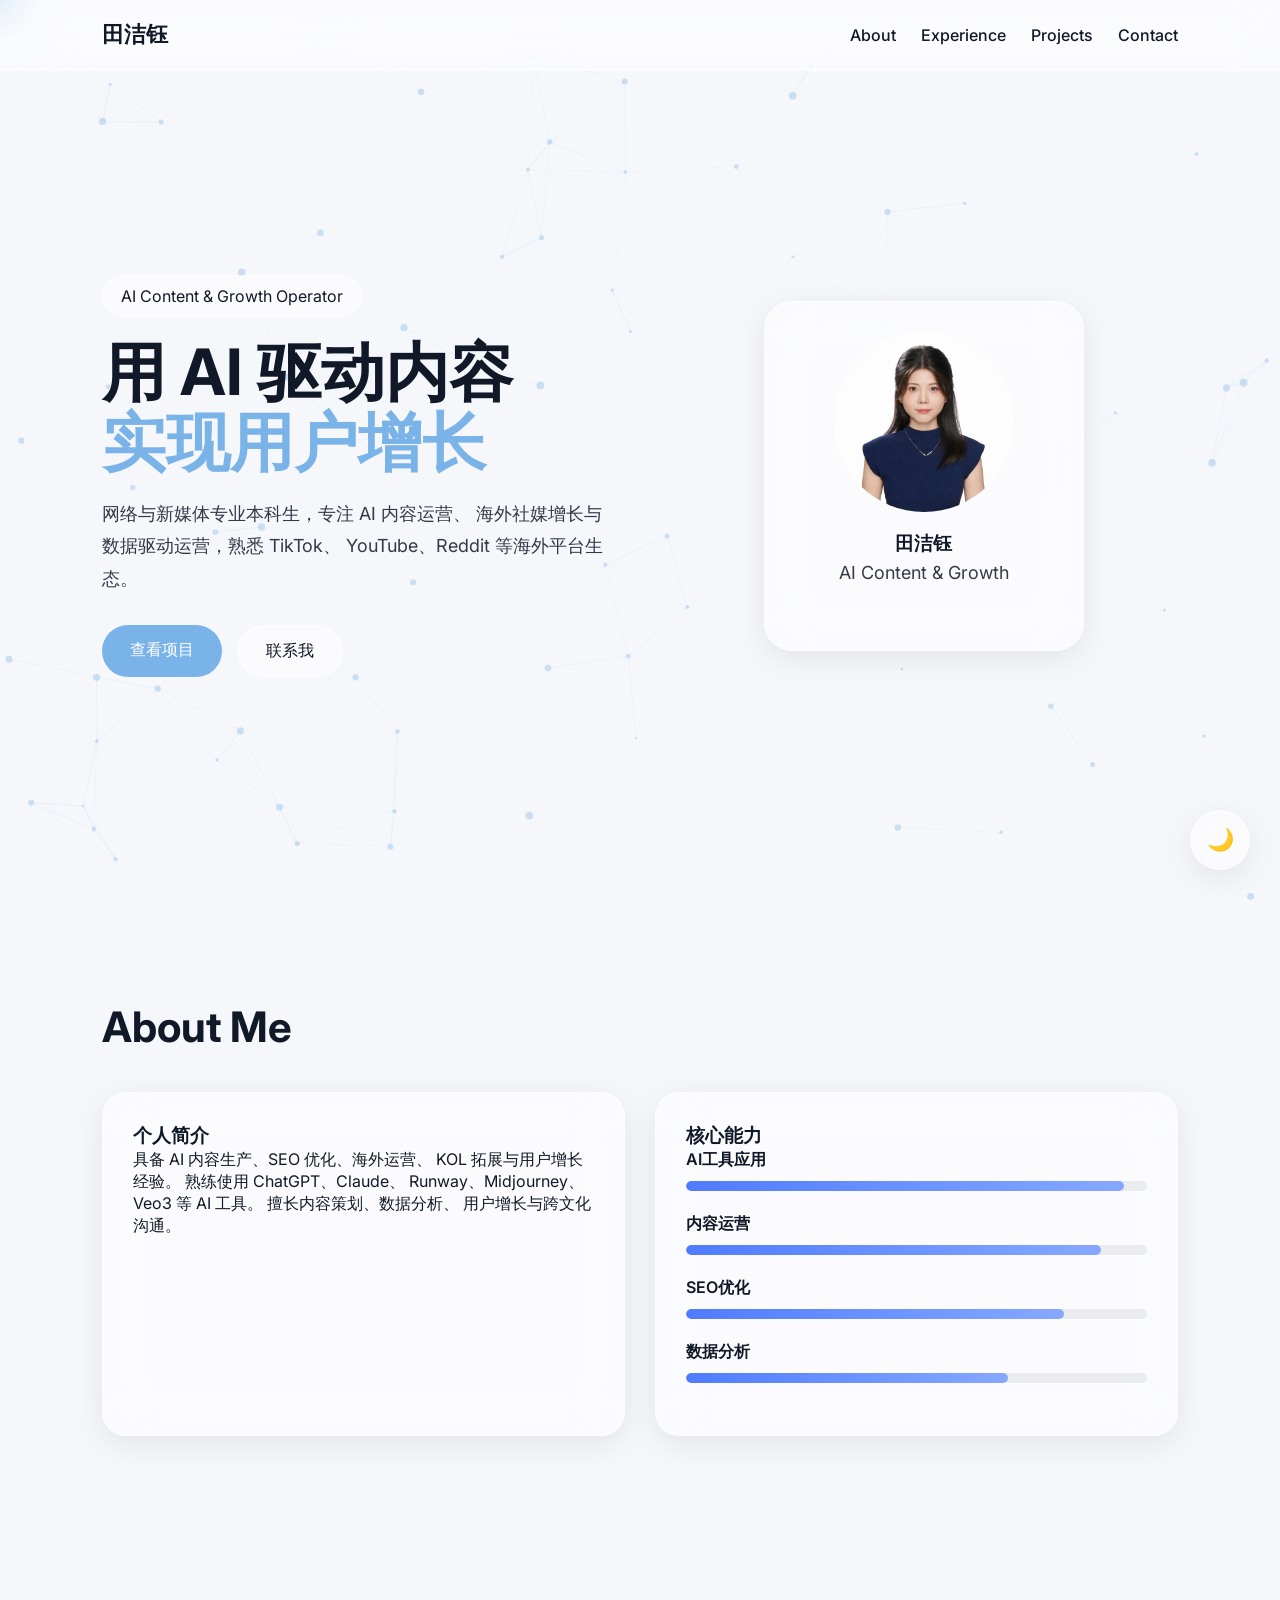
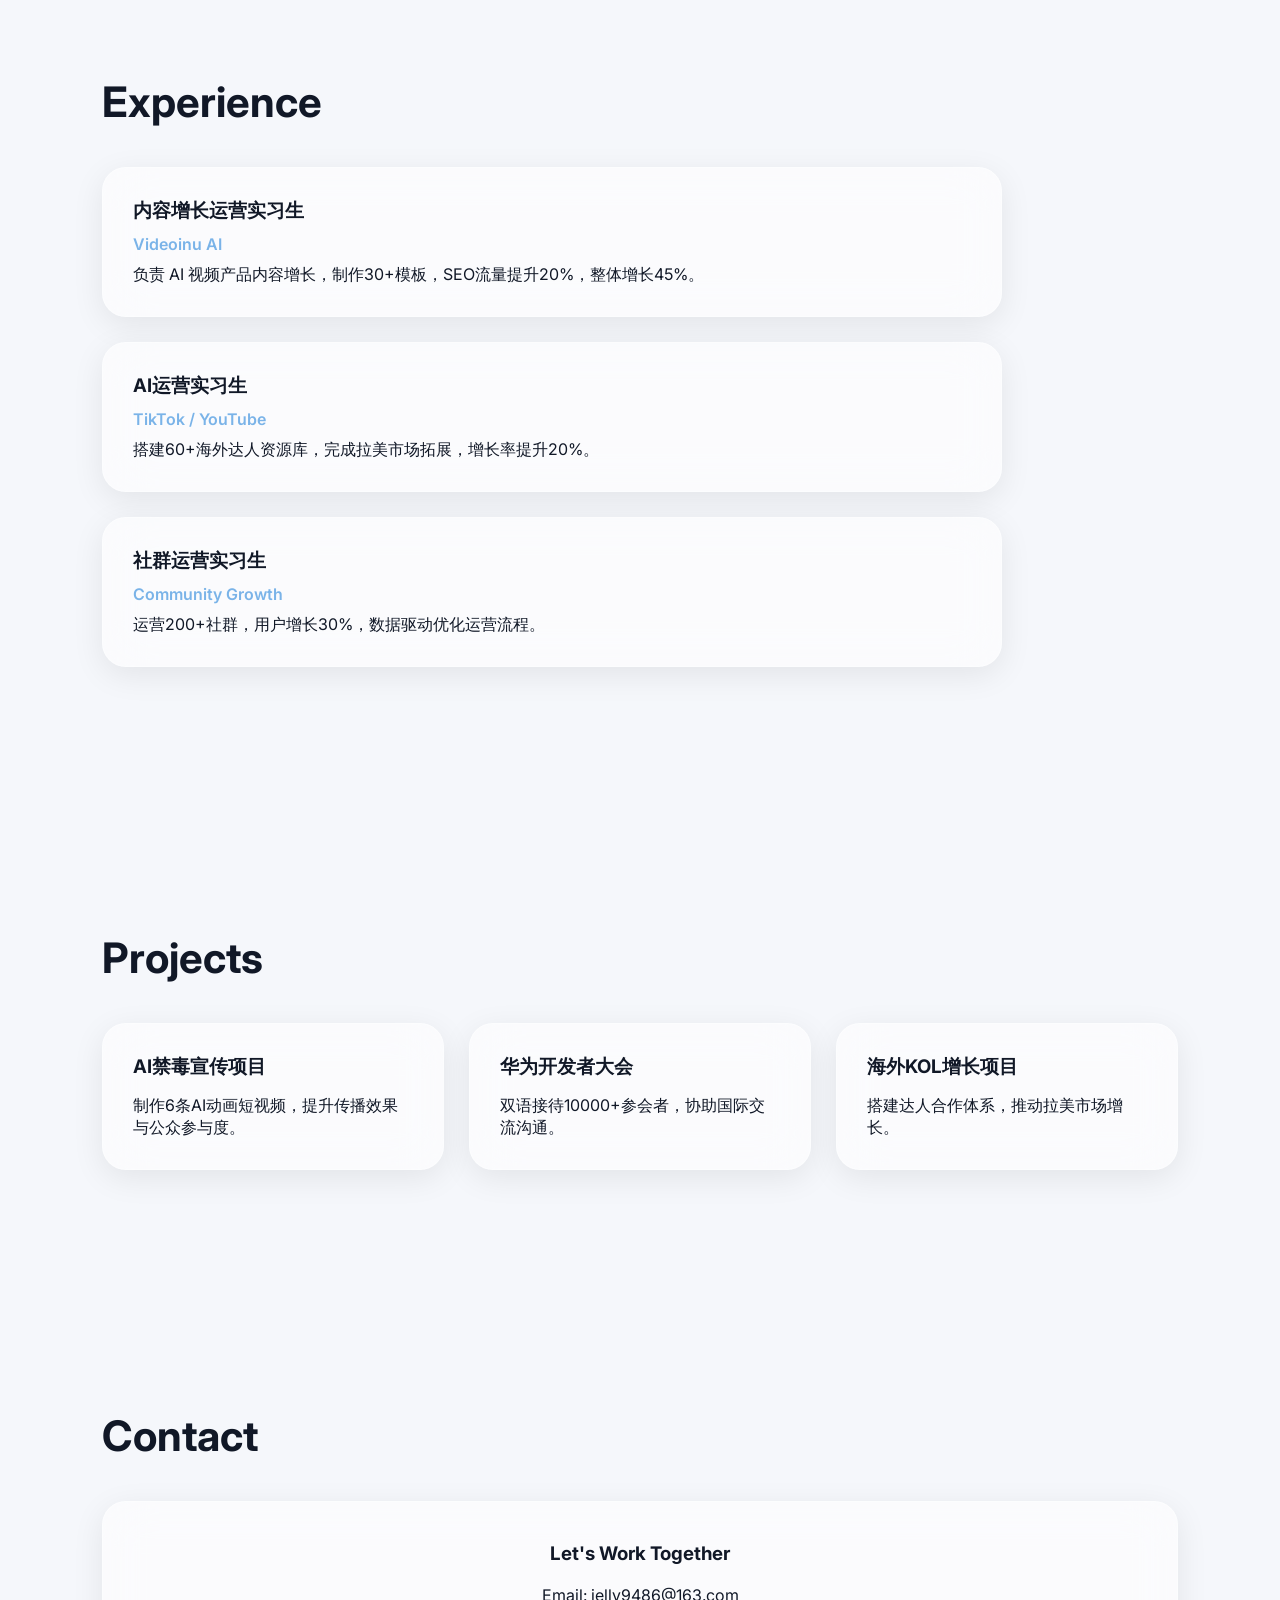
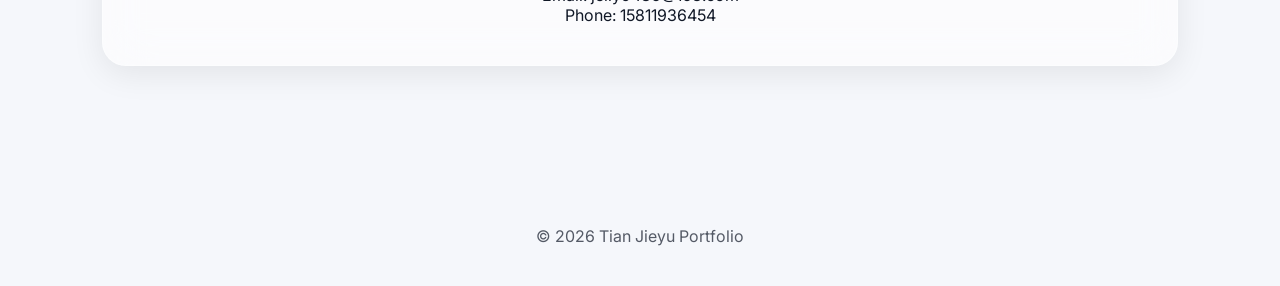
<file: index.html>
<!DOCTYPE html>
<html lang="zh-CN">
<head>
<meta charset="UTF-8">
<meta name="viewport" content="width=device-width, initial-scale=1.0">

<title>田洁钰 | AI Content & Growth Portfolio</title>

<link rel="stylesheet" href="resume.css">

<link rel="stylesheet" href="https://unpkg.com/aos@2.3.4/dist/aos.css">

<link rel="preconnect" href="https://fonts.googleapis.com">
<link rel="preconnect" href="https://fonts.gstatic.com" crossorigin>
<link href="https://fonts.googleapis.com/css2?family=Inter:wght@300;400;500;600;700;800&display=swap" rel="stylesheet">

</head>

<body>

<!-- Loading -->
<div id="loader">
    <div class="loader-circle"></div>
</div>

<!-- Cursor Glow -->
<div id="cursor-glow"></div>

<!-- Particle Canvas -->
<canvas id="particles"></canvas>

<!-- Theme Toggle -->
<button id="themeToggle">🌙</button>

<!-- NAV -->
<nav>
    <div class="logo">田洁钰</div>
    <div class="menu">
        <a href="#about">About</a>
        <a href="#exp">Experience</a>
        <a href="#project">Projects</a>
        <a href="#contact">Contact</a>
    </div>
</nav>

<!-- HERO -->
<section class="hero">

    <div class="hero-left" data-aos="fade-right">

        <div class="tag">AI Content & Growth Operator</div>

        <h1>用 AI 驱动内容<br><span>实现用户增长</span></h1>

        <p>
            网络与新媒体专业本科生，专注 AI 内容运营、
            海外社媒增长与数据驱动运营，熟悉 TikTok、
            YouTube、Reddit 等海外平台生态。
        </p>

        <div class="btns">
            <a href="#project" class="btn-primary">查看项目</a>
            <a href="#contact" class="btn-ghost">联系我</a>
        </div>

    </div>

    <div class="hero-right" data-aos="fade-left">

        <div class="profile-card glass">
            <img src="avatar.png" alt="avatar">
            <div class="profile-info">
                <h3>田洁钰</h3>
                <p>AI Content & Growth</p>
            </div>
        </div>

    </div>

</section>

<!-- ABOUT -->
<section id="about" class="section">

    <h2 data-aos="fade-up">About Me</h2>

    <div class="grid">

        <div class="box glass" data-aos="fade-up">

            <h3>个人简介</h3>

            <p>
                具备 AI 内容生产、SEO 优化、海外运营、
                KOL 拓展与用户增长经验。
                熟练使用 ChatGPT、Claude、
                Runway、Midjourney、Veo3 等 AI 工具。
                擅长内容策划、数据分析、
                用户增长与跨文化沟通。
            </p>

        </div>

        <div class="box glass" data-aos="fade-up" data-aos-delay="200">

            <h3>核心能力</h3>

            <div class="skill">
                <span>AI工具应用</span>
                <div class="bar"><div class="progress" data-width="95%"></div></div>
            </div>

            <div class="skill">
                <span>内容运营</span>
                <div class="bar"><div class="progress" data-width="90%"></div></div>
            </div>

            <div class="skill">
                <span>SEO优化</span>
                <div class="bar"><div class="progress" data-width="82%"></div></div>
            </div>

            <div class="skill">
                <span>数据分析</span>
                <div class="bar"><div class="progress" data-width="70%"></div></div>
            </div>

        </div>

    </div>

</section>

<!-- EXPERIENCE -->
<section id="exp" class="section">

    <h2 data-aos="fade-up">Experience</h2>

    <div class="timeline">

        <div class="item glass" data-aos="fade-right">

            <h3>内容增长运营实习生</h3>
            <span>Videoinu AI</span>
            <p>负责 AI 视频产品内容增长，制作30+模板，SEO流量提升20%，整体增长45%。</p>

        </div>

        <div class="item glass" data-aos="fade-right" data-aos-delay="150">

            <h3>AI运营实习生</h3>
            <span>TikTok / YouTube</span>
            <p>搭建60+海外达人资源库，完成拉美市场拓展，增长率提升20%。</p>

        </div>

        <div class="item glass" data-aos="fade-right" data-aos-delay="300">

            <h3>社群运营实习生</h3>
            <span>Community Growth</span>
            <p>运营200+社群，用户增长30%，数据驱动优化运营流程。</p>

        </div>

    </div>

</section>

<!-- PROJECT -->
<section id="project" class="section">

    <h2 data-aos="fade-up">Projects</h2>

    <div class="cards">

        <div class="card glass" data-aos="zoom-in">

            <h3>AI禁毒宣传项目</h3>
            <p>制作6条AI动画短视频，提升传播效果与公众参与度。</p>

        </div>

        <div class="card glass" data-aos="zoom-in" data-aos-delay="150">

            <h3>华为开发者大会</h3>
            <p>双语接待10000+参会者，协助国际交流沟通。</p>

        </div>

        <div class="card glass" data-aos="zoom-in" data-aos-delay="300">

            <h3>海外KOL增长项目</h3>
            <p>搭建达人合作体系，推动拉美市场增长。</p>

        </div>

    </div>

</section>

<!-- CONTACT -->
<section id="contact" class="section">

    <h2 data-aos="fade-up">Contact</h2>

    <div class="contact glass" data-aos="fade-up">

        <h3>Let's Work Together</h3>
        <p>Email: jelly9486@163.com</p>
        <p>Phone: 15811936454</p>

    </div>

</section>

<footer>
    <p>© 2026 Tian Jieyu Portfolio</p>
</footer>

<script src="https://unpkg.com/aos@2.3.4/dist/aos.js"></script>
<script src="script.js"></script>

</body>
</html>
</file>
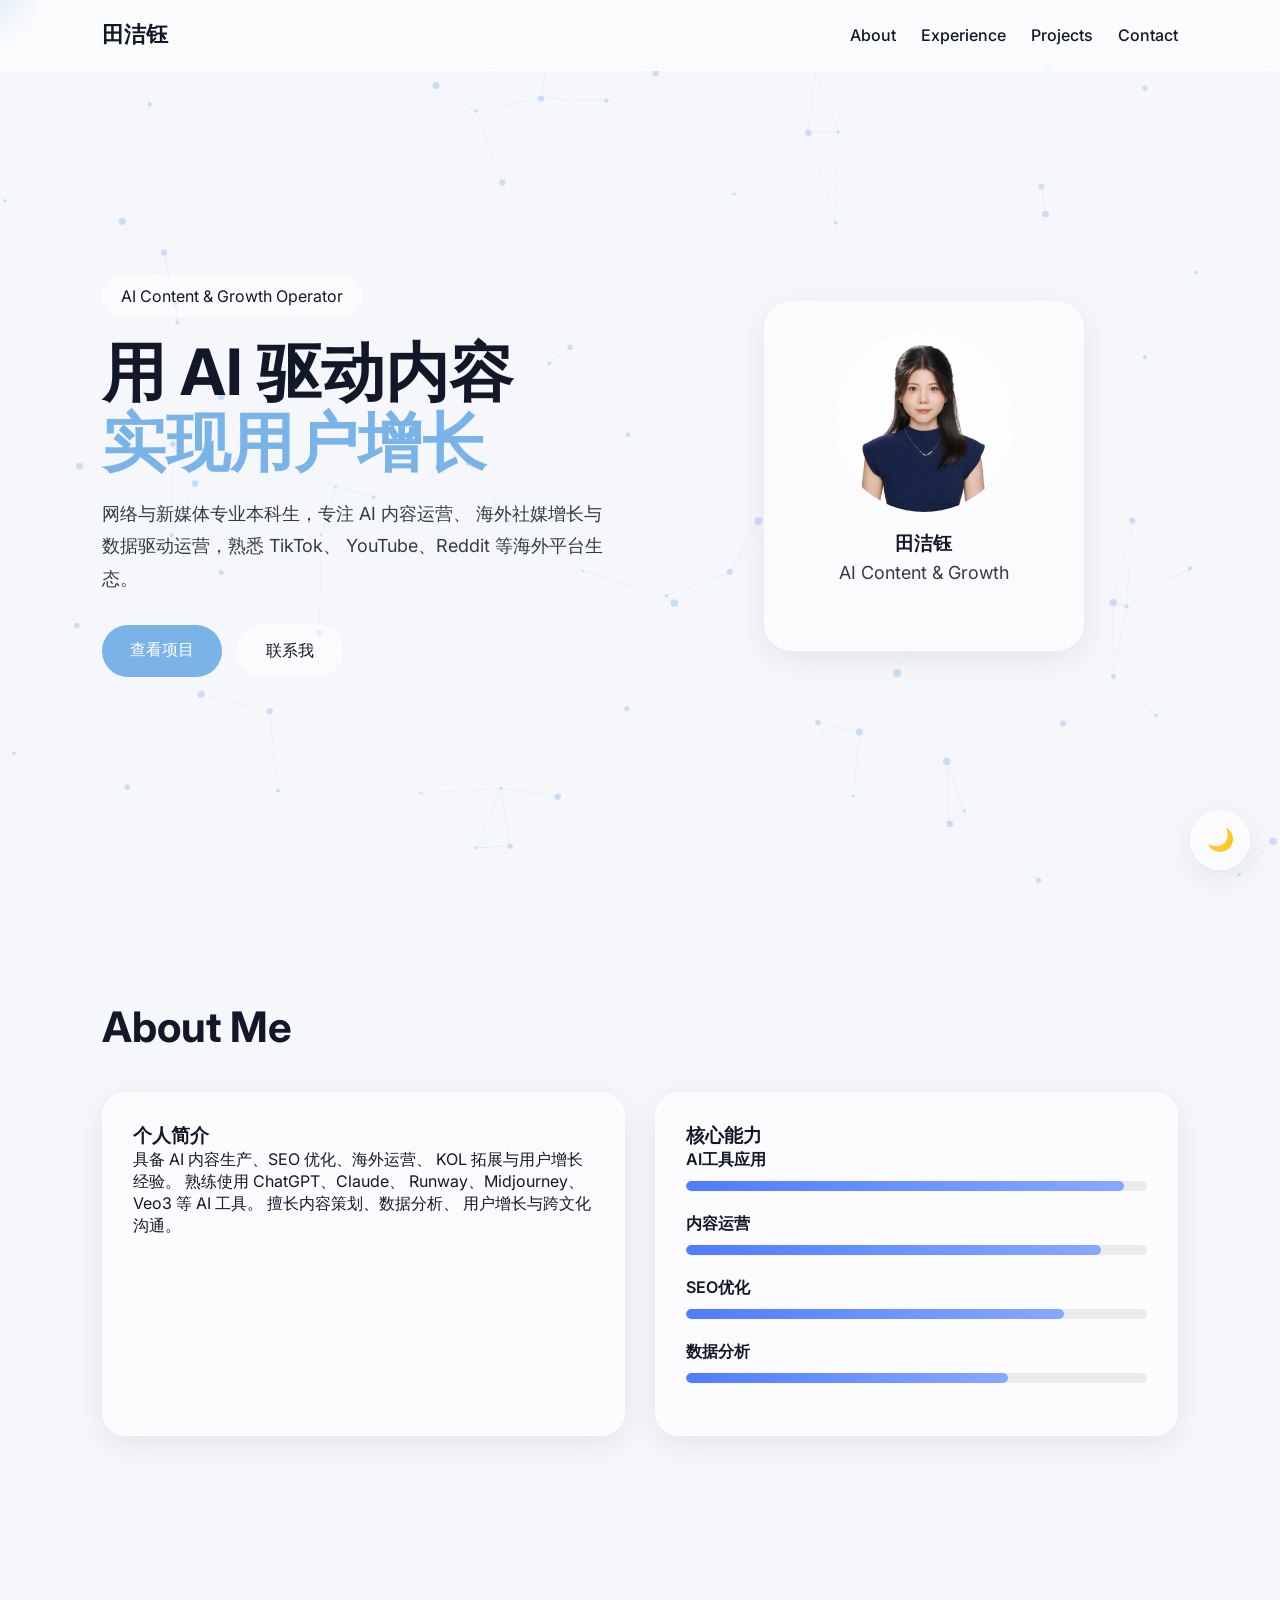
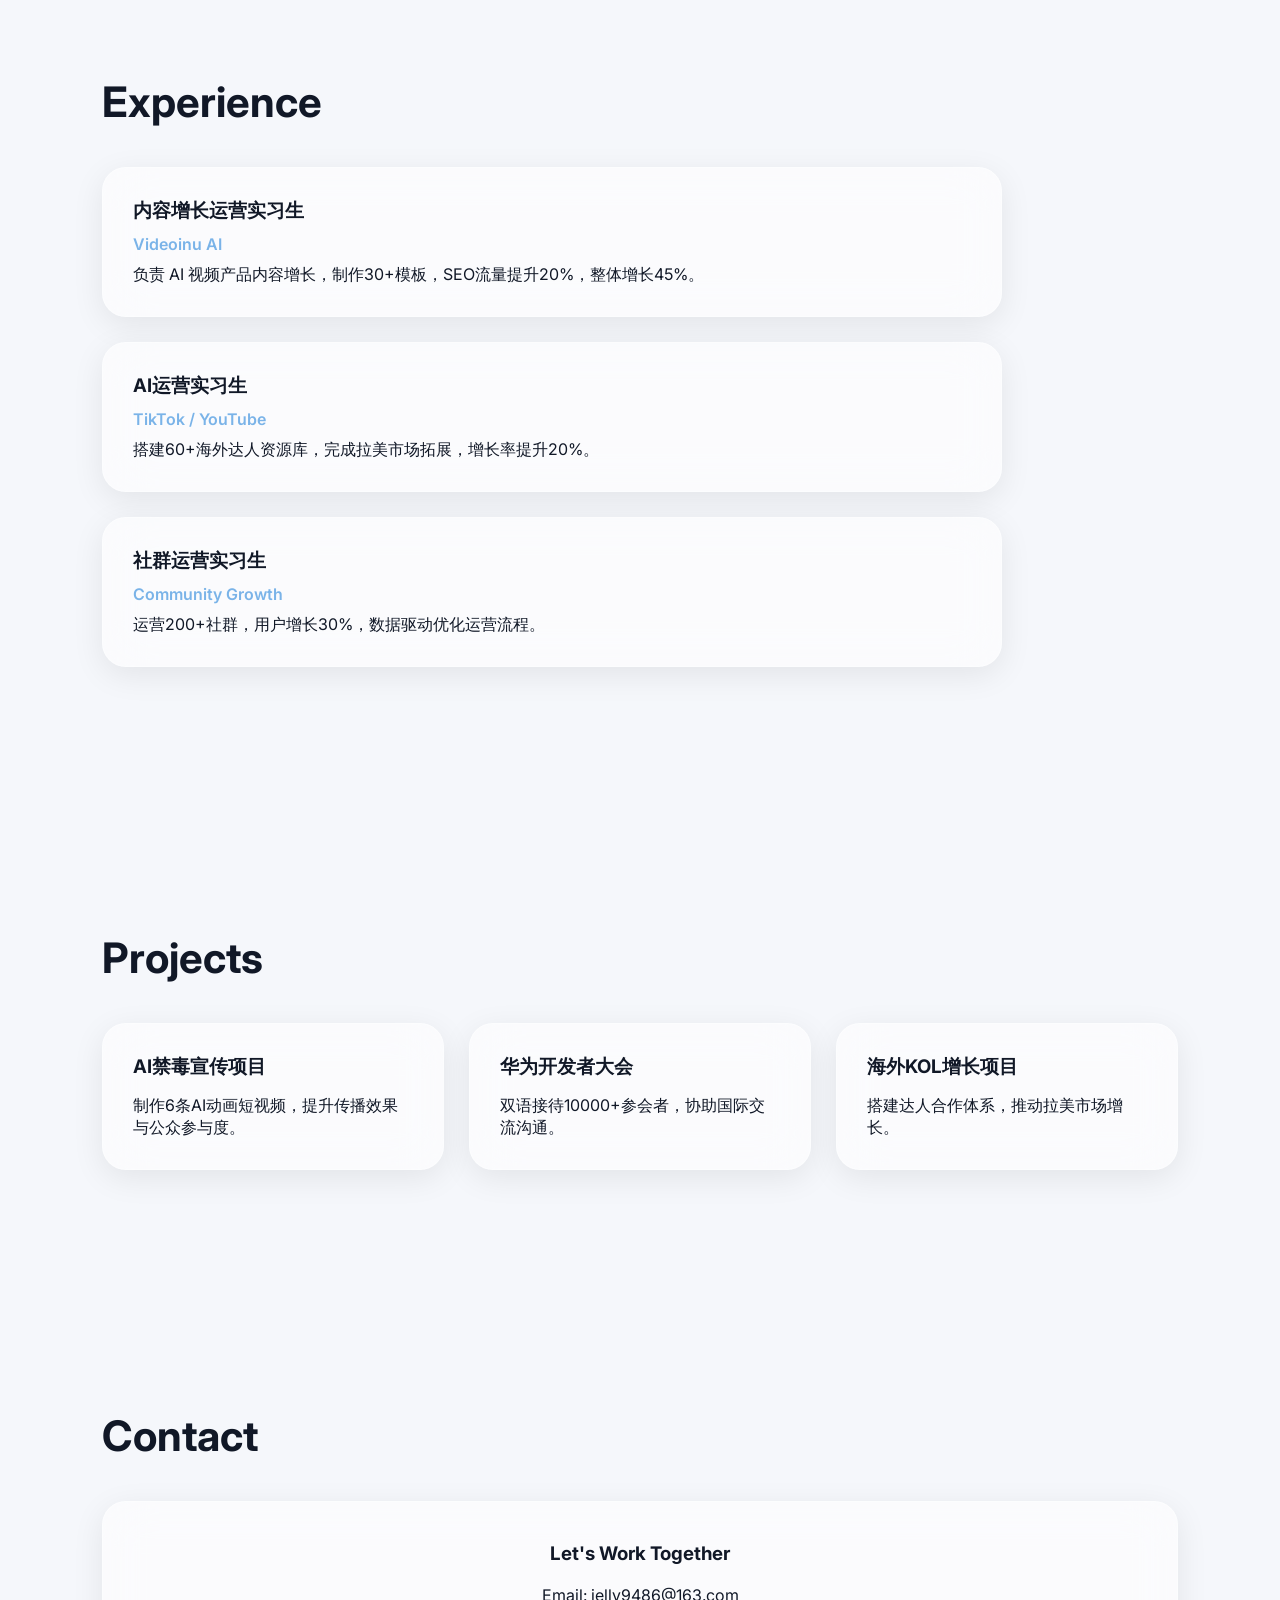
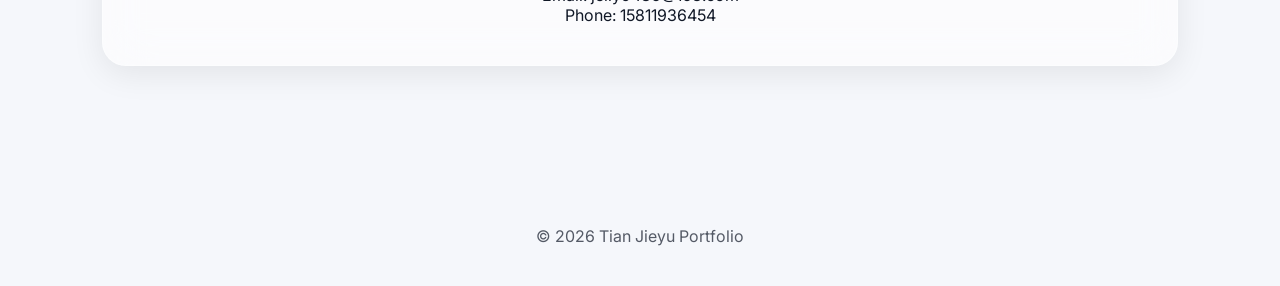
<file: resume.html>
<!DOCTYPE html>
<html lang="zh-CN">
<head>
<meta charset="UTF-8">
<meta name="viewport" content="width=device-width, initial-scale=1.0">

<title>田洁钰 | AI Content & Growth Portfolio</title>

<link rel="stylesheet" href="resume.css">

<link rel="stylesheet" href="https://unpkg.com/aos@2.3.4/dist/aos.css">

<link rel="preconnect" href="https://fonts.googleapis.com">
<link rel="preconnect" href="https://fonts.gstatic.com" crossorigin>
<link href="https://fonts.googleapis.com/css2?family=Inter:wght@300;400;500;600;700;800&display=swap" rel="stylesheet">

</head>

<body>

<!-- Loading -->
<div id="loader">
    <div class="loader-circle"></div>
</div>

<!-- Cursor Glow -->
<div id="cursor-glow"></div>

<!-- Particle Canvas -->
<canvas id="particles"></canvas>

<!-- Theme Toggle -->
<button id="themeToggle">🌙</button>

<!-- NAV -->
<nav>
    <div class="logo">田洁钰</div>
    <div class="menu">
        <a href="#about">About</a>
        <a href="#exp">Experience</a>
        <a href="#project">Projects</a>
        <a href="#contact">Contact</a>
    </div>
</nav>

<!-- HERO -->
<section class="hero">

    <div class="hero-left" data-aos="fade-right">

        <div class="tag">AI Content & Growth Operator</div>

        <h1>用 AI 驱动内容<br><span>实现用户增长</span></h1>

        <p>
            网络与新媒体专业本科生，专注 AI 内容运营、
            海外社媒增长与数据驱动运营，熟悉 TikTok、
            YouTube、Reddit 等海外平台生态。
        </p>

        <div class="btns">
            <a href="#project" class="btn-primary">查看项目</a>
            <a href="#contact" class="btn-ghost">联系我</a>
        </div>

    </div>

    <div class="hero-right" data-aos="fade-left">

        <div class="profile-card glass">
            <img src="avatar.png" alt="avatar">
            <div class="profile-info">
                <h3>田洁钰</h3>
                <p>AI Content & Growth</p>
            </div>
        </div>

    </div>

</section>

<!-- ABOUT -->
<section id="about" class="section">

    <h2 data-aos="fade-up">About Me</h2>

    <div class="grid">

        <div class="box glass" data-aos="fade-up">

            <h3>个人简介</h3>

            <p>
                具备 AI 内容生产、SEO 优化、海外运营、
                KOL 拓展与用户增长经验。
                熟练使用 ChatGPT、Claude、
                Runway、Midjourney、Veo3 等 AI 工具。
                擅长内容策划、数据分析、
                用户增长与跨文化沟通。
            </p>

        </div>

        <div class="box glass" data-aos="fade-up" data-aos-delay="200">

            <h3>核心能力</h3>

            <div class="skill">
                <span>AI工具应用</span>
                <div class="bar"><div class="progress" data-width="95%"></div></div>
            </div>

            <div class="skill">
                <span>内容运营</span>
                <div class="bar"><div class="progress" data-width="90%"></div></div>
            </div>

            <div class="skill">
                <span>SEO优化</span>
                <div class="bar"><div class="progress" data-width="82%"></div></div>
            </div>

            <div class="skill">
                <span>数据分析</span>
                <div class="bar"><div class="progress" data-width="70%"></div></div>
            </div>

        </div>

    </div>

</section>

<!-- EXPERIENCE -->
<section id="exp" class="section">

    <h2 data-aos="fade-up">Experience</h2>

    <div class="timeline">

        <div class="item glass" data-aos="fade-right">

            <h3>内容增长运营实习生</h3>
            <span>Videoinu AI</span>
            <p>负责 AI 视频产品内容增长，制作30+模板，SEO流量提升20%，整体增长45%。</p>

        </div>

        <div class="item glass" data-aos="fade-right" data-aos-delay="150">

            <h3>AI运营实习生</h3>
            <span>TikTok / YouTube</span>
            <p>搭建60+海外达人资源库，完成拉美市场拓展，增长率提升20%。</p>

        </div>

        <div class="item glass" data-aos="fade-right" data-aos-delay="300">

            <h3>社群运营实习生</h3>
            <span>Community Growth</span>
            <p>运营200+社群，用户增长30%，数据驱动优化运营流程。</p>

        </div>

    </div>

</section>

<!-- PROJECT -->
<section id="project" class="section">

    <h2 data-aos="fade-up">Projects</h2>

    <div class="cards">

        <div class="card glass" data-aos="zoom-in">

            <h3>AI禁毒宣传项目</h3>
            <p>制作6条AI动画短视频，提升传播效果与公众参与度。</p>

        </div>

        <div class="card glass" data-aos="zoom-in" data-aos-delay="150">

            <h3>华为开发者大会</h3>
            <p>双语接待10000+参会者，协助国际交流沟通。</p>

        </div>

        <div class="card glass" data-aos="zoom-in" data-aos-delay="300">

            <h3>海外KOL增长项目</h3>
            <p>搭建达人合作体系，推动拉美市场增长。</p>

        </div>

    </div>

</section>

<!-- CONTACT -->
<section id="contact" class="section">

    <h2 data-aos="fade-up">Contact</h2>

    <div class="contact glass" data-aos="fade-up">

        <h3>Let's Work Together</h3>
        <p>Email: jelly9486@163.com</p>
        <p>Phone: 15811936454</p>

    </div>

</section>

<footer>
    <p>© 2026 Tian Jieyu Portfolio</p>
</footer>

<script src="https://unpkg.com/aos@2.3.4/dist/aos.js"></script>
<script src="script.js"></script>

</body>
</html>
</file>
<file: resume.css>
:root{

--bg:#f5f7fb;
--text:#111827;

--card:rgba(255,255,255,.55);

--border:rgba(255,255,255,.35);

--primary:#7ab3e8;

--shadow:
0 8px 32px rgba(0,0,0,.08);

--nav:
rgba(255,255,255,.55);

}

/* Dark Mode */

body.dark{

--bg:#0b0f17;

--text:#f5f7fb;

--card:rgba(18,22,33,.55);

--border:rgba(255,255,255,.08);

--nav:rgba(15,20,30,.55);

--shadow:
0 10px 40px rgba(0,0,0,.35);

}

/* Reset */

*{
margin:0;
padding:0;
box-sizing:border-box;
}

html{
scroll-behavior:smooth;
}

body{

font-family:
'Inter',
'PingFang SC',
sans-serif;

background:var(--bg);

color:var(--text);

overflow-x:hidden;

transition:.4s;

}

/* Particle Canvas */

#particles{

position:fixed;

top:0;
left:0;

width:100%;
height:100%;

z-index:-3;

}

/* Cursor Glow */

#cursor-glow{

position:fixed;

width:80px;
height:80px;

border-radius:50%;

background:
radial-gradient(
circle,
rgba(122,179,232,.5),
transparent 70%
);

pointer-events:none;

transform:
translate(-50%,-50%);

z-index:-2;

}

/* Loader */

#loader{

position:fixed;

inset:0;

background:white;

display:flex;

justify-content:center;

align-items:center;

z-index:99999;

transition:.8s;

}

body.dark #loader{
background:#0b0f17;
}

.loader-circle{

width:80px;
height:80px;

border-radius:50%;

border:6px solid #ddd;

border-top:
6px solid var(--primary);

animation:spin 1s linear infinite;

}

@keyframes spin{

100%{
transform:rotate(360deg);
}

}

/* Theme Button */

#themeToggle{

position:fixed;

right:30px;
bottom:30px;

width:60px;
height:60px;

border:none;

border-radius:50%;

cursor:pointer;

font-size:22px;

background:var(--card);

backdrop-filter:blur(20px);

-webkit-backdrop-filter:blur(20px);

border:1px solid var(--border);

box-shadow:var(--shadow);

z-index:999;

}

/* Glass */

.glass{

background:var(--card);

backdrop-filter:blur(24px);

-webkit-backdrop-filter:blur(24px);

border:1px solid var(--border);

box-shadow:var(--shadow);

}

/* Nav */

nav{

position:sticky;

top:0;

z-index:999;

display:flex;

justify-content:space-between;

align-items:center;

padding:20px 8%;

background:var(--nav);

backdrop-filter:blur(20px);

-webkit-backdrop-filter:blur(20px);

border-bottom:
1px solid var(--border);

}

.logo{

font-size:22px;

font-weight:700;

}

.menu{

display:flex;

gap:25px;

}

.menu a{

text-decoration:none;

color:var(--text);

font-weight:500;

transition:.3s;

}

.menu a:hover{

color:var(--primary);

}

/* Hero */

.hero{

min-height:90vh;

display:flex;

justify-content:space-between;

align-items:center;

padding:0 8%;

gap:60px;

}

.hero-left{

flex:1;

}

.hero-right{

flex:1;

display:flex;

justify-content:center;

}

.tag{

display:inline-block;

padding:10px 18px;

border-radius:999px;

background:var(--card);

border:1px solid var(--border);

margin-bottom:20px;

}

.hero h1{

font-size:64px;

line-height:1.1;

margin-bottom:20px;

}

.hero h1 span{

color:var(--primary);

}

.hero p{

font-size:18px;

line-height:1.8;

max-width:600px;

opacity:.85;

margin-bottom:30px;

}

.btns{

display:flex;

gap:15px;

}

.btn-primary,
.btn-ghost{

padding:14px 28px;

border-radius:999px;

text-decoration:none;

transition:.3s;

}

.btn-primary{

background:var(--primary);

color:white;

}

.btn-primary:hover{

transform:translateY(-3px);

}

.btn-ghost{

background:var(--card);

color:var(--text);

border:1px solid var(--border);

}

.profile-card{

padding:30px;

border-radius:28px;

text-align:center;

width:320px;

}

.profile-card img{

width:180px;
height:180px;

object-fit:cover;

border-radius:50%;

margin-bottom:15px;

}

/* Sections */

.section{

padding:120px 8%;

}

.section h2{

font-size:42px;

margin-bottom:40px;

}

/* Grid */

.grid{

display:grid;

grid-template-columns:1fr 1fr;

gap:30px;

}

.box{

padding:30px;

border-radius:24px;

}

/* Skills */

.skill{

margin-bottom:22px;

}

.skill span{

display:block;

margin-bottom:10px;

font-weight:600;

}

.bar{

height:10px;

background:rgba(150,150,150,.15);

border-radius:999px;

overflow:hidden;

}

.progress{

width:0;

height:100%;

background:
linear-gradient(
90deg,
#4f7cff,
#86a8ff
);

border-radius:999px;

transition:2s;

}

/* Timeline */

.timeline{

max-width:900px;

}

.item{

padding:30px;

border-radius:24px;

margin-bottom:25px;

}

.item span{

display:block;

margin:10px 0;

color:var(--primary);

font-weight:600;

}

/* Cards */

.cards{

display:grid;

grid-template-columns:
repeat(3,1fr);

gap:25px;

}

.card{

padding:30px;

border-radius:24px;

transform-style:
preserve-3d;

transition:
transform .2s ease;

}

.card h3{

margin-bottom:15px;

}

/* Contact */

.contact{

padding:40px;

border-radius:24px;

text-align:center;

}

.contact h3{

margin-bottom:20px;

}

/* Footer */

footer{

padding:40px;

text-align:center;

opacity:.7;

}

/* Hover */

.card:hover,
.box:hover,
.item:hover{

transform:
translateY(-8px);

}

/* Responsive */

@media(max-width:992px){

.hero{

flex-direction:column;

padding-top:120px;

text-align:center;

}

.hero p{

margin:auto auto 30px;

}

.btns{

justify-content:center;

}

.grid{

grid-template-columns:1fr;

}

.cards{

grid-template-columns:1fr;

}

}

@media(max-width:768px){

.hero h1{

font-size:42px;

}

.section h2{

font-size:32px;

}

.profile-card{

width:100%;

}

.menu{

display:none;

}

}
</file>
